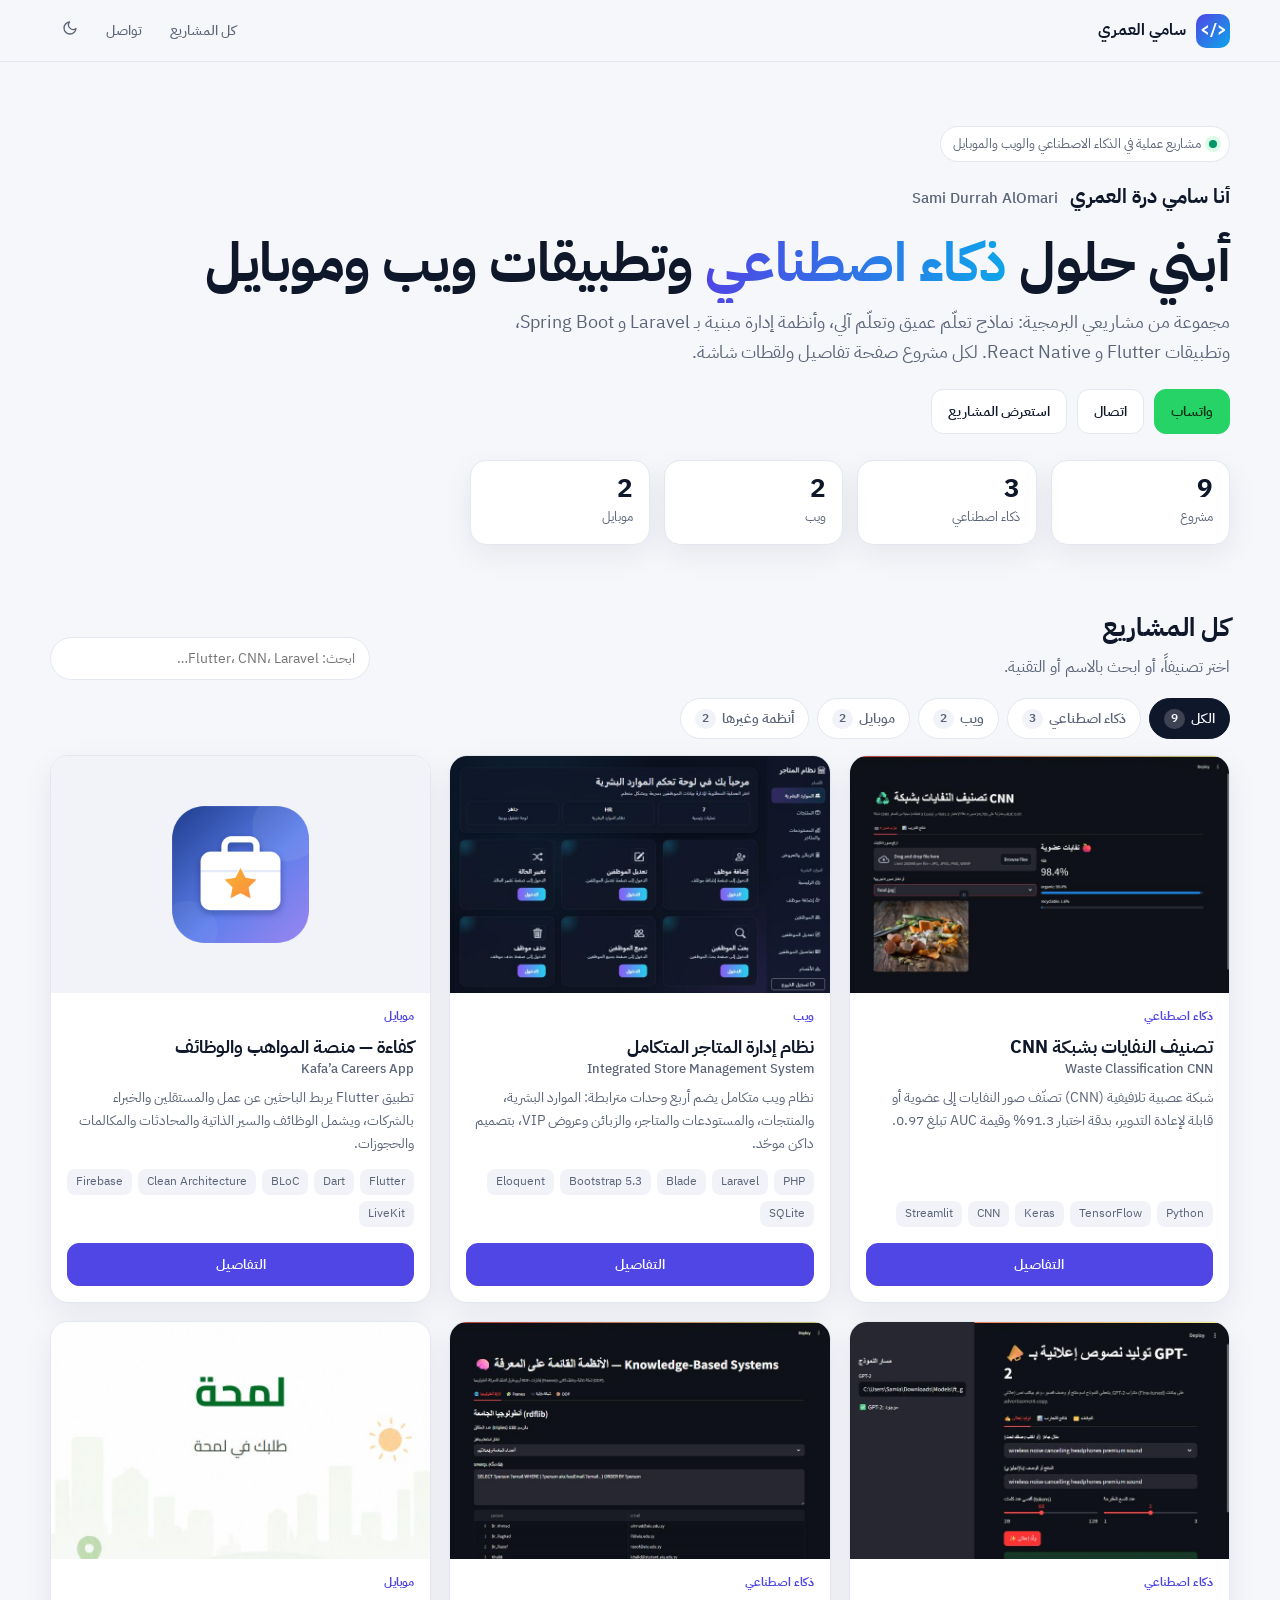
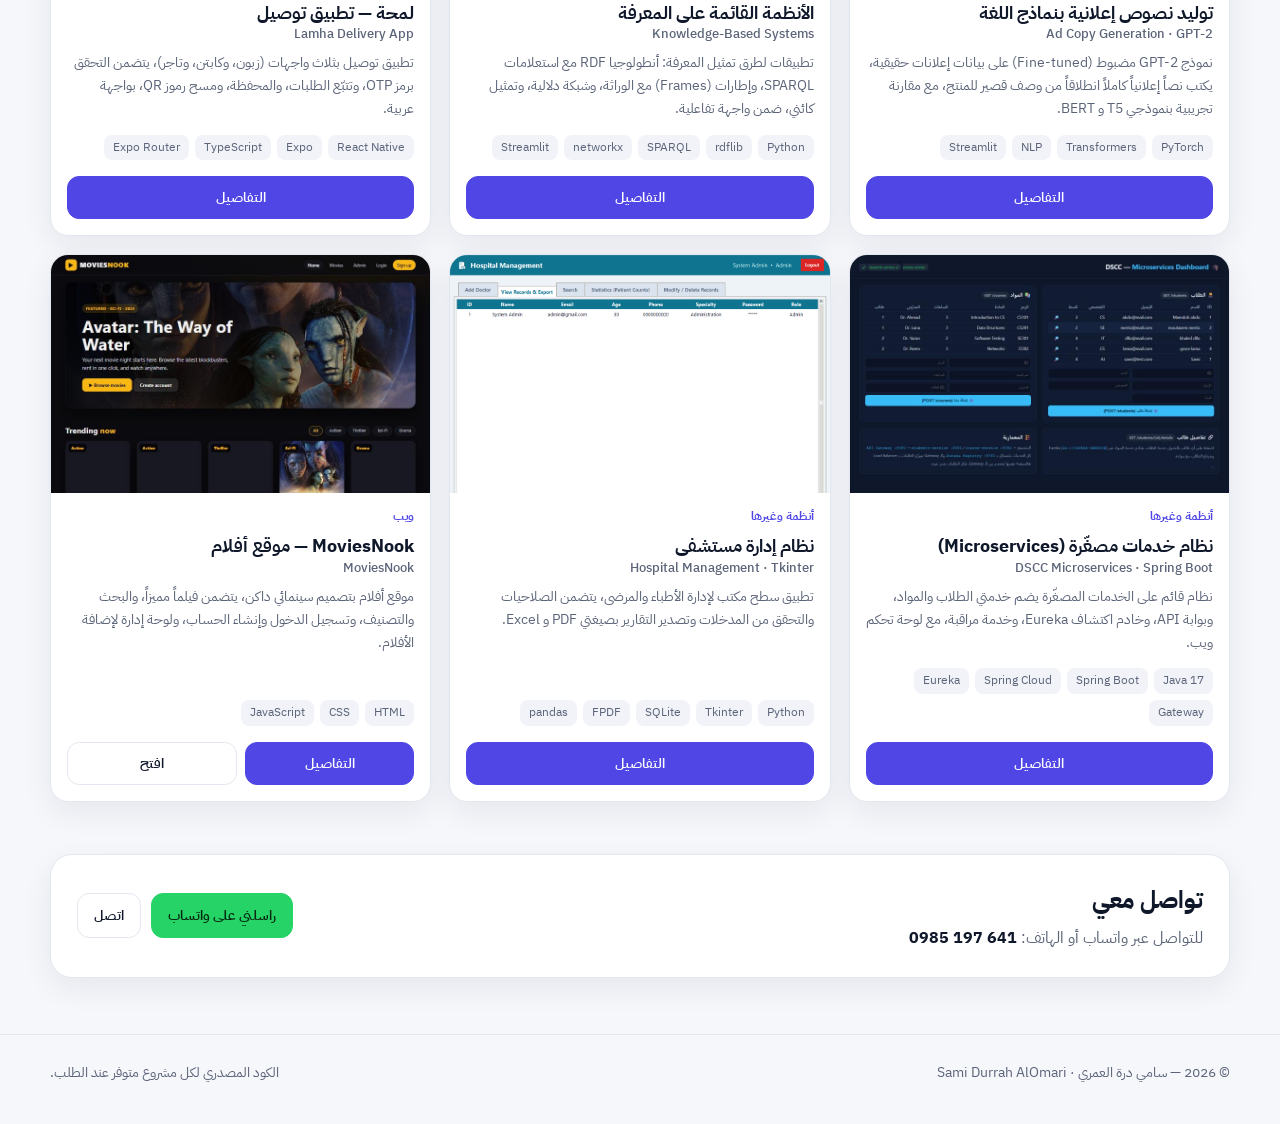
<file: index.html>
<!doctype html>
<html lang="ar" dir="rtl">
<head>
<meta charset="utf-8">
<meta name="viewport" content="width=device-width, initial-scale=1">
<title>سامي درة العمري | Portfolio</title>
<meta name="description" content="معرض مشاريع برمجية: ذكاء اصطناعي، ويب، موبايل، وأنظمة.">
<link href="assets/fonts/fonts.css" rel="stylesheet">
<style>
  :root {
    --bg: #f6f7fb; --surface: #ffffff; --surface-2: #f1f3f9; --line: #e3e7ef;
    --text: #0f172a; --muted: #5b6478; --accent: #4f46e5; --accent-2: #0ea5e9;
    --ok: #059669; --ok-bg: #dcfce7; --warn: #b45309; --warn-bg: #fef3c7; --bad: #be123c; --bad-bg: #ffe4e6;
    --shadow: 0 10px 30px rgba(15, 23, 42, .07); --shadow-lg: 0 24px 60px rgba(15, 23, 42, .16);
    --radius: 18px; color-scheme: light;
  }
  @media (prefers-color-scheme: dark) {
    :root:not([data-theme="light"]) {
      --bg: #0b1020; --surface: #121a2e; --surface-2: #18223a; --line: #24304d;
      --text: #e6eaf3; --muted: #97a3bd; --accent: #8b85ff; --accent-2: #38bdf8;
      --ok: #34d399; --ok-bg: rgba(52,211,153,.12); --warn: #fbbf24; --warn-bg: rgba(251,191,36,.12); --bad: #fb7185; --bad-bg: rgba(251,113,133,.12);
      --shadow: 0 10px 30px rgba(0,0,0,.35); --shadow-lg: 0 24px 60px rgba(0,0,0,.55); color-scheme: dark;
    }
  }
  :root[data-theme="dark"] {
    --bg: #0b1020; --surface: #121a2e; --surface-2: #18223a; --line: #24304d;
    --text: #e6eaf3; --muted: #97a3bd; --accent: #8b85ff; --accent-2: #38bdf8;
    --ok: #34d399; --ok-bg: rgba(52,211,153,.12); --warn: #fbbf24; --warn-bg: rgba(251,191,36,.12); --bad: #fb7185; --bad-bg: rgba(251,113,133,.12);
    --shadow: 0 10px 30px rgba(0,0,0,.35); --shadow-lg: 0 24px 60px rgba(0,0,0,.55); color-scheme: dark;
  }
  * { box-sizing: border-box; }
  html { scroll-behavior: smooth; }
  body { margin: 0; background: var(--bg); color: var(--text); font-family: "IBM Plex Sans Arabic", "Segoe UI", Tahoma, sans-serif; line-height: 1.65; }
  a { color: inherit; }
  img { display: block; max-width: 100%; }
  .wrap { width: min(1180px, 100% - 32px); margin-inline: auto; }

  /* top bar */
  .top { position: sticky; top: 0; z-index: 30; background: color-mix(in srgb, var(--bg) 82%, transparent); backdrop-filter: blur(12px); border-bottom: 1px solid var(--line); }
  .top .wrap { display: flex; align-items: center; justify-content: space-between; gap: 12px; padding: 12px 0; }
  .brand { display: flex; align-items: center; gap: 10px; font-weight: 700; text-decoration: none; }
  .brand .dot { width: 34px; height: 34px; border-radius: 10px; display: grid; place-items: center; color: #fff; background: linear-gradient(135deg, var(--accent), var(--accent-2)); font-size: 16px; }
  .top nav { display: flex; gap: 4px; flex-wrap: wrap; }
  .top nav a, .theme-btn { text-decoration: none; padding: 7px 12px; border-radius: 10px; color: var(--muted); font-size: 14px; font-weight: 500; border: 0; background: none; cursor: pointer; font-family: inherit; }
  .top nav a:hover, .theme-btn:hover { background: var(--surface-2); color: var(--text); }

  /* hero */
  .hero { padding: 64px 0 36px; }
  .hero .eyebrow { display: inline-flex; align-items: center; gap: 8px; padding: 6px 12px; border-radius: 999px; background: var(--surface); border: 1px solid var(--line); color: var(--muted); font-size: 13px; }
  .hero .eyebrow i { width: 8px; height: 8px; border-radius: 50%; background: var(--ok); box-shadow: 0 0 0 4px var(--ok-bg); }
  .hero h1 { font-size: clamp(32px, 5vw, 54px); line-height: 1.2; margin: 18px 0 12px; letter-spacing: -.5px; }
  .hero h1 span { background: linear-gradient(90deg, var(--accent), var(--accent-2)); -webkit-background-clip: text; background-clip: text; color: transparent; }
  .hero p.lead { color: var(--muted); font-size: 18px; max-width: 720px; margin: 0 0 22px; }
  .who { margin: 18px 0 0; font-size: 20px; font-weight: 700; display: flex; flex-wrap: wrap; align-items: baseline; gap: 4px 12px; }
  .who small { color: var(--muted); font-weight: 500; font-size: 15px; direction: ltr; }
  .cta { display: flex; flex-wrap: wrap; gap: 10px; margin: 0 0 26px; }
  .cta a { flex: 0 1 auto; padding: 10px 16px; }
  .btn.wa { background: #25d366; border-color: #25d366; color: #06290f; }
  .btn.wa:hover { filter: brightness(1.05); }
  .contact { background: var(--surface); border: 1px solid var(--line); border-radius: 22px; padding: 26px; box-shadow: var(--shadow); display: flex; flex-wrap: wrap; align-items: center; justify-content: space-between; gap: 18px; }
  .contact h2 { margin: 0 0 4px; font-size: 24px; }
  .contact p { margin: 0; color: var(--muted); }
  .contact .num { direction: ltr; display: inline-block; font-weight: 700; color: var(--text); }
  .stats { display: grid; grid-template-columns: repeat(4, minmax(0, 1fr)); gap: 14px; max-width: 760px; }
  .stat { background: var(--surface); border: 1px solid var(--line); border-radius: 16px; padding: 14px 16px; box-shadow: var(--shadow); }
  .stat b { display: block; font-size: 26px; line-height: 1.1; }
  .stat span { color: var(--muted); font-size: 13px; }

  /* section heads */
  section { padding: 26px 0; }
  .head { display: flex; align-items: end; justify-content: space-between; gap: 16px; flex-wrap: wrap; margin-bottom: 18px; }
  .head h2 { margin: 0; font-size: 26px; }
  .head p { margin: 4px 0 0; color: var(--muted); }


  /* filters */
  .filters { display: flex; gap: 8px; flex-wrap: wrap; }
  .filter { border: 1px solid var(--line); background: var(--surface); color: var(--muted); padding: 8px 14px; border-radius: 999px; cursor: pointer; font: inherit; font-size: 14px; font-weight: 600; display: inline-flex; gap: 6px; align-items: center; }
  .filter small { background: var(--surface-2); border-radius: 999px; padding: 0 7px; font-size: 12px; }
  .filter[aria-pressed="true"] { background: var(--text); color: var(--bg); border-color: var(--text); }
  .filter[aria-pressed="true"] small { background: color-mix(in srgb, var(--bg) 20%, transparent); }
  .search { flex: 1 1 220px; max-width: 320px; }
  .search input { width: 100%; padding: 9px 14px; border-radius: 999px; border: 1px solid var(--line); background: var(--surface); color: var(--text); font: inherit; font-size: 14px; }
  .search input:focus { outline: 2px solid color-mix(in srgb, var(--accent) 40%, transparent); }

  /* grid of cards */
  .grid { display: grid; grid-template-columns: repeat(auto-fill, minmax(290px, 1fr)); gap: 18px; }
  .card { background: var(--surface); border: 1px solid var(--line); border-radius: var(--radius); overflow: hidden; box-shadow: var(--shadow); display: flex; flex-direction: column; transition: transform .2s, box-shadow .2s; }
  .card:hover { transform: translateY(-4px); box-shadow: var(--shadow-lg); }
  .card .shot { aspect-ratio: 16 / 10; background: var(--surface-2); overflow: hidden; border: 0; padding: 0; cursor: pointer; width: 100%; }
  .card .shot img { width: 100%; height: 100%; object-fit: cover; object-position: top; transition: transform .4s; }
  .card .shot.contain img { object-fit: contain; padding: 16px; }
  .card:hover .shot img { transform: scale(1.03); }
  .card .body { padding: 14px 16px 16px; display: flex; flex-direction: column; gap: 8px; flex: 1; }
  .meta { display: flex; align-items: center; justify-content: space-between; gap: 8px; }
  .cat { font-size: 12px; font-weight: 700; color: var(--accent); }
  .status { font-size: 12px; font-weight: 700; padding: 3px 9px; border-radius: 999px; white-space: nowrap; }
  .status.ok { color: var(--ok); background: var(--ok-bg); }
  .status.partial { color: var(--warn); background: var(--warn-bg); }
  .status.no { color: var(--bad); background: var(--bad-bg); }
  .card h3 { margin: 0; font-size: 17.5px; line-height: 1.4; }
  .card h3 small { display: block; color: var(--muted); font-weight: 500; font-size: 13px; direction: ltr; text-align: right; }
  .card p { margin: 0; color: var(--muted); font-size: 14px; }
  .tags { display: flex; flex-wrap: wrap; gap: 6px; margin-top: auto; padding-top: 6px; }
  .tag { font-size: 12px; padding: 3px 9px; border-radius: 8px; background: var(--surface-2); color: var(--muted); direction: ltr; }
  .actions { display: flex; gap: 8px; padding: 0 16px 16px; }
  .btn { flex: 1; display: inline-flex; justify-content: center; align-items: center; gap: 6px; padding: 9px 12px; border-radius: 12px; font: inherit; font-size: 14px; font-weight: 600; text-decoration: none; cursor: pointer; border: 1px solid var(--line); background: var(--surface); color: var(--text); }
  .btn:hover { background: var(--surface-2); }
  .btn.primary { background: var(--accent); border-color: var(--accent); color: #fff; }
  .btn.primary:hover { filter: brightness(1.08); }
  .empty { grid-column: 1 / -1; text-align: center; color: var(--muted); padding: 40px; }

  /* modal */
  dialog { width: min(920px, 100% - 24px); max-height: calc(100vh - 32px); padding: 0; border: 0; border-radius: 22px; background: var(--surface); color: var(--text); box-shadow: var(--shadow-lg); }
  dialog::backdrop { background: rgba(8, 12, 24, .6); backdrop-filter: blur(4px); }
  .m-head { position: sticky; top: 0; z-index: 2; display: flex; align-items: start; justify-content: space-between; gap: 12px; padding: 18px 22px; background: var(--surface); border-bottom: 1px solid var(--line); }
  .m-head h3 { margin: 0; font-size: 22px; }
  .m-head h3 small { display: block; font-size: 14px; color: var(--muted); font-weight: 500; direction: ltr; text-align: right; }
  .close { border: 1px solid var(--line); background: var(--surface-2); color: var(--text); width: 38px; height: 38px; border-radius: 12px; cursor: pointer; font-size: 18px; flex: none; }
  .m-body { padding: 18px 22px 24px; display: grid; gap: 18px; }
  .gallery { display: grid; grid-template-columns: repeat(auto-fit, minmax(240px, 1fr)); gap: 12px; }
  .gallery img { width: 100%; border-radius: 14px; border: 1px solid var(--line); background: var(--surface-2); }
  .m-body h4 { margin: 0 0 6px; font-size: 16px; }
  .m-body ul { margin: 0; padding-inline-start: 20px; color: var(--muted); }
  .m-body ul li { margin: 3px 0; }
  .note { border-radius: 14px; padding: 12px 14px; font-size: 14px; }
  .note.ok { background: var(--ok-bg); color: var(--ok); }
  .note.partial { background: var(--warn-bg); color: var(--warn); }
  .note.no { background: var(--bad-bg); color: var(--bad); }
  .cmd { display: flex; align-items: center; gap: 8px; direction: ltr; background: #0b1020; color: #e6eaf3; border-radius: 12px; padding: 10px 12px; font-family: Consolas, "Cascadia Mono", monospace; font-size: 13.5px; overflow-x: auto; }
  .cmd code { flex: 1; white-space: nowrap; }
  .copy { border: 1px solid #2c3757; background: #18223a; color: #e6eaf3; border-radius: 8px; padding: 4px 10px; cursor: pointer; font-family: inherit; font-size: 12px; }
  .m-links { display: flex; gap: 10px; flex-wrap: wrap; }
  .m-links .btn { flex: 0 1 auto; }

  footer { border-top: 1px solid var(--line); margin-top: 30px; padding: 26px 0 40px; color: var(--muted); font-size: 14px; }
  footer .wrap { display: flex; justify-content: space-between; gap: 12px; flex-wrap: wrap; }

  @media (max-width: 860px) {
    .stats { grid-template-columns: repeat(2, minmax(0, 1fr)); }
  }
  @media (max-width: 560px) {
    .top nav a.hide-sm { display: none; }
    .hero { padding-top: 40px; }
    .hero p.lead { font-size: 16px; }
    .grid { grid-template-columns: 1fr; }
    .search { max-width: none; }
  }
</style>
</head>
<body>
  <header class="top">
    <div class="wrap">
      <a class="brand" href="#"><span class="dot">&lt;/&gt;</span><span>سامي العمري</span></a>
      <nav>
        <a href="#projects">كل المشاريع</a>
        <a href="#contact">تواصل</a>
        <button class="theme-btn" id="theme" type="button" aria-label="تبديل الوضع الليلي"><svg width="16" height="16" viewBox="0 0 24 24" fill="none" stroke="currentColor" stroke-width="2" stroke-linecap="round" stroke-linejoin="round" aria-hidden="true"><path d="M21 12.8A9 9 0 1 1 11.2 3a7 7 0 0 0 9.8 9.8z"/></svg></button>
      </nav>
    </div>
  </header>

  <main class="wrap">
    <section class="hero">
      <span class="eyebrow"><i></i> مشاريع عملية في الذكاء الاصطناعي والويب والموبايل</span>
      <p class="who">أنا سامي درة العمري <small>Sami Durrah AlOmari</small></p>
      <h1>أبني حلول <span>ذكاء اصطناعي</span> وتطبيقات ويب وموبايل</h1>
      <p class="lead">مجموعة من مشاريعي البرمجية: نماذج تعلّم عميق وتعلّم آلي، وأنظمة إدارة مبنية بـ Laravel و Spring Boot، وتطبيقات Flutter و React Native. لكل مشروع صفحة تفاصيل ولقطات شاشة.</p>
      <div class="cta">
        <a class="btn wa" href="https://wa.me/963985197641" target="_blank" rel="noopener">واتساب</a>
        <a class="btn" href="tel:+963985197641">اتصال</a>
        <a class="btn" href="#projects">استعرض المشاريع</a>
      </div>
      <div class="stats" id="stats"></div>
    </section>

    <section id="projects">
      <div class="head">
        <div><h2>كل المشاريع</h2><p>اختر تصنيفاً، أو ابحث بالاسم أو التقنية.</p></div>
        <div class="search"><input id="q" type="search" placeholder="ابحث: Flutter، CNN، Laravel…" aria-label="بحث"></div>
      </div>
      <div class="filters" id="filters" role="group" aria-label="تصنيفات"></div>
      <div style="height:16px"></div>
      <div class="grid" id="grid"></div>
    </section>

    <section id="contact">
      <div class="contact">
        <div>
          <h2>تواصل معي</h2>
          <p>للتواصل عبر واتساب أو الهاتف: <span class="num">0985 197 641</span></p>
        </div>
        <div class="cta" style="margin:0">
          <a class="btn wa" href="https://wa.me/963985197641" target="_blank" rel="noopener">راسلني على واتساب</a>
          <a class="btn" href="tel:+963985197641">اتصل</a>
        </div>
      </div>
    </section>
  </main>

  <footer>
    <div class="wrap">
      <span>© 2026 — سامي درة العمري · Sami Durrah AlOmari</span>
      <span>الكود المصدري لكل مشروع متوفر عند الطلب.</span>
    </div>
  </footer>

  <dialog id="modal" aria-labelledby="mTitle">
    <div class="m-head">
      <h3 id="mTitle"></h3>
      <button class="close" type="button" aria-label="إغلاق" onclick="document.getElementById('modal').close()">×</button>
    </div>
    <div class="m-body" id="mBody"></div>
  </dialog>

<script>
const CATS = { ai: "ذكاء اصطناعي", web: "ويب", mobile: "موبايل", other: "أنظمة وغيرها" };
const STATUS = { ok: "شغّال", partial: "يعمل جزئياً", no: "يحتاج إعداد" };

const PROJECTS = [
  {
    id: "waste", dir: "NN-Waste-Classification", cat: "ai", status: "ok",
    title: "تصنيف النفايات بشبكة CNN", en: "Waste Classification CNN",
    short: "شبكة عصبية تلافيفية (CNN) تصنّف صور النفايات إلى عضوية أو قابلة لإعادة التدوير، بدقة اختبار 91.3% وقيمة AUC تبلغ 0.97.",
    tags: ["Python", "TensorFlow", "Keras", "CNN", "Streamlit"],
    shots: ["screenshots/ui.jpg", "screenshots/waste_2.png"],
    points: ["تدريب على 24,705 صورة موزعة على صنفين خلال 20 دورة تدريب", "تقييم باستخدام مصفوفة الالتباس ومنحنى ROC", "واجهة Streamlit تتيح رفع صورة والحصول على التصنيف ونسبة الثقة باستخدام النموذج المدرّب"],
  },
  {
    id: "storemgmt", dir: "Store-Management-System", cat: "web", status: "ok",
    title: "نظام إدارة المتاجر المتكامل", en: "Integrated Store Management System",
    short: "نظام ويب متكامل يضم أربع وحدات مترابطة: الموارد البشرية، والمنتجات، والمستودعات والمتاجر، والزبائن وعروض VIP، بتصميم داكن موحّد.",
    tags: ["PHP", "Laravel", "Blade", "Bootstrap 5.3", "Eloquent", "SQLite"],
    shots: ["screenshots/hr-dashboard.jpg", "screenshots/products.jpg", "screenshots/warehouses.jpg", "screenshots/customers.jpg"],
    points: ["ربط المنتجات بالمستودعات والمتاجر بعلاقات كثير لكثير، ولكل مستودع مدير من الموظفين", "صلاحيات مدير وموظف عبر Middleware، وتسجيل دخول قائم على الجلسات", "قالب موحّد وشريط جانبي للتنقل بين الوحدات الأربع", "Migrations و Seeders مع بيانات تجريبية واقعية"],
  },
  {
    id: "kafaa", dir: "Kafaa-Careers-App", cat: "mobile", status: "no",
    title: "كفاءة — منصة المواهب والوظائف", en: "Kafa’a Careers App",
    short: "تطبيق Flutter يربط الباحثين عن عمل والمستقلين والخبراء بالشركات، ويشمل الوظائف والسير الذاتية والمحادثات والمكالمات والحجوزات.",
    tags: ["Flutter", "Dart", "BLoC", "Clean Architecture", "Firebase", "LiveKit"],
    shots: ["screenshots/icon.png", "screenshots/brand.png"], contain: true,
    points: ["أكثر من 450 ملف Dart مبنية وفق معمارية Clean Architecture ونمط BLoC", "اختبارات وحدات وتكامل باستخدام mocktail و bloc_test", "إشعارات عبر Firebase ومكالمات صوت وفيديو عبر LiveKit"],
  },
  {
    id: "adtext", dir: "Ad-Text-Generation-NLP", cat: "ai", status: "ok",
    title: "توليد نصوص إعلانية بنماذج اللغة", en: "Ad Copy Generation · GPT-2",
    short: "نموذج GPT-2 مضبوط (Fine-tuned) على بيانات إعلانات حقيقية، يكتب نصاً إعلانياً كاملاً انطلاقاً من وصف قصير للمنتج، مع مقارنة تجريبية بنموذجي T5 و BERT.",
    tags: ["PyTorch", "Transformers", "NLP", "Streamlit"],
    shots: ["screenshots/ui.jpg", "screenshots/exp1_1.png"],
    points: ["خط معالجة نصوص متكامل (تنظيف، و Lemmatization، ومعالجة الرموز التعبيرية)", "مقارنة GPT-2 و T5 و BERT بمقاييس ROUGE و BLEU و BERTScore", "واجهة Streamlit تولّد حتى ثلاث صيغ إعلانية من وصف واحد"],
  },
  {
    id: "kbs", dir: "Knowledge-Based-Systems", cat: "ai", status: "ok",
    title: "الأنظمة القائمة على المعرفة", en: "Knowledge-Based Systems",
    short: "تطبيقات لطرق تمثيل المعرفة: أنطولوجيا RDF مع استعلامات SPARQL، وإطارات (Frames) مع الوراثة، وشبكة دلالية، وتمثيل كائني، ضمن واجهة تفاعلية.",
    tags: ["Python", "rdflib", "SPARQL", "networkx", "Streamlit"],
    shots: ["screenshots/ui.jpg"],
    points: ["ستة استعلامات جاهزة، منها استدلال RDFS عبر subClassOf", "استعراض الإطارات وما ترثه من الإطار الأب", "رسم تفاعلي للشبكة الدلالية"],
  },
  {
    id: "lamha", dir: "Lamha-Delivery-App", cat: "mobile", status: "ok",
    title: "لمحة — تطبيق توصيل", en: "Lamha Delivery App",
    short: "تطبيق توصيل بثلاث واجهات (زبون، وكابتن، وتاجر)، يتضمن التحقق برمز OTP، وتتبّع الطلبات، والمحفظة، ومسح رموز QR، بواجهة عربية.",
    tags: ["React Native", "Expo", "TypeScript", "Expo Router"],
    shots: ["screenshots/ui.jpg"], phone: true,
    points: ["توجيه قائم على الملفات (Expo Router) لكل دور", "تسجيل الكابتن على ثلاث مراحل", "يعمل على الأجهزة المحمولة وعلى الويب"],
  },
  {
    id: "dscc", dir: "DSCC-Microservices", cat: "other", status: "ok",
    title: "نظام خدمات مصغّرة (Microservices)", en: "DSCC Microservices · Spring Boot",
    short: "نظام قائم على الخدمات المصغّرة يضم خدمتي الطلاب والمواد، وبوابة API، وخادم اكتشاف Eureka، وخدمة مراقبة، مع لوحة تحكم ويب.",
    tags: ["Java 17", "Spring Boot", "Spring Cloud", "Eureka", "Gateway"],
    shots: ["screenshots/ui.jpg"],
    points: ["اتصال بين الخدمات عبر Load Balancer و Eureka", "توجيه الطلبات من خلال Spring Cloud Gateway", "لوحة تحكم لإضافة البيانات وعرضها واستعراض التفاصيل"],
  },
  {
    id: "hospital", dir: "Hospital-Management-System", cat: "other", status: "ok",
    title: "نظام إدارة مستشفى", en: "Hospital Management · Tkinter",
    short: "تطبيق سطح مكتب لإدارة الأطباء والمرضى، يتضمن الصلاحيات والتحقق من المدخلات وتصدير التقارير بصيغتي PDF و Excel.",
    tags: ["Python", "Tkinter", "SQLite", "FPDF", "pandas"],
    shots: ["screenshots/main.png", "screenshots/login.png"],
    points: ["دوران للمستخدم (مدير وطبيب) مع حد أقصى لعدد المرضى لكل طبيب", "بحث وإحصائيات وتعديل وحذف للسجلات", "تصدير التقارير إلى PDF و Excel"],
  },
  {
    id: "movies", dir: "Movies-Website", cat: "web", status: "ok",
    title: "MoviesNook — موقع أفلام", en: "MoviesNook",
    short: "موقع أفلام بتصميم سينمائي داكن، يتضمن فيلماً مميزاً، والبحث والتصنيف، وتسجيل الدخول وإنشاء الحساب، ولوحة إدارة لإضافة الأفلام.",
    tags: ["HTML", "CSS", "JavaScript"],
    shots: ["screenshots/ui.jpg", "screenshots/grid.jpg", "screenshots/mobile.jpg"],
    points: ["تصميم متجاوب مع شاشات الهواتف", "تصفية حسب التصنيف وبحث بالاسم", "لوحة إدارة تحفظ الأفلام باستخدام localStorage"],
    live: "Movies-Website/index.html",
  },
];

const $ = (s) => document.querySelector(s);
const esc = (v) => String(v ?? "").replace(/[&<>"']/g, (c) => ({ "&": "&amp;", "<": "&lt;", ">": "&gt;", '"': "&quot;", "'": "&#39;" }[c]));
const shot = (p, i = 0) => `${p.dir}/${p.shots[i]}`;

// stats
const count = (cat) => PROJECTS.filter((p) => p.cat === cat).length;
$("#stats").innerHTML = [
  [PROJECTS.length, "مشروع"], [count("ai"), "ذكاء اصطناعي"], [count("web"), "ويب"],
  [count("mobile"), "موبايل"],
].map(([n, l]) => `<div class="stat"><b>${n}</b><span>${l}</span></div>`).join("");

// filters
let current = "all";
const filterDefs = [["all", "الكل", PROJECTS.length], ...Object.entries(CATS).map(([k, v]) => [k, v, count(k)])];
$("#filters").innerHTML = filterDefs.map(([k, l, n]) =>
  `<button class="filter" type="button" data-cat="${k}" aria-pressed="${k === "all"}">${l} <small>${n}</small></button>`).join("");
$("#filters").addEventListener("click", (e) => {
  const b = e.target.closest(".filter"); if (!b) return;
  current = b.dataset.cat;
  document.querySelectorAll(".filter").forEach((x) => x.setAttribute("aria-pressed", x === b));
  render();
});
$("#q").addEventListener("input", render);

function card(p) {
  return `
  <article class="card">
    <button class="shot${p.contain ? " contain" : ""}" type="button" data-id="${p.id}" aria-label="تفاصيل ${esc(p.title)}">
      <img src="${esc(shot(p))}" alt="${esc(p.title)}" loading="lazy">
    </button>
    <div class="body">
      <div class="meta"><span class="cat">${CATS[p.cat]}</span></div>
      <h3>${esc(p.title)}<small>${esc(p.en)}</small></h3>
      <p>${esc(p.short)}</p>
      <div class="tags">${p.tags.map((t) => `<span class="tag">${esc(t)}</span>`).join("")}</div>
    </div>
    <div class="actions">
      <button class="btn primary" type="button" data-id="${p.id}">التفاصيل</button>
      ${p.live ? `<a class="btn" href="${esc(p.live)}" target="_blank" rel="noopener">افتح</a>` : ""}
    </div>
  </article>`;
}

function render() {
  const q = $("#q").value.trim().toLowerCase();
  const list = PROJECTS.filter((p) => (current === "all" || p.cat === current) &&
    (!q || [p.title, p.en, p.short, ...p.tags].join(" ").toLowerCase().includes(q)));
  $("#grid").innerHTML = list.length ? list.map(card).join("") : `<p class="empty">لا توجد نتائج.</p>`;
}
render();

// modal
document.addEventListener("click", (e) => {
  const t = e.target.closest("[data-id]"); if (!t || t.closest("dialog")) return;
  open(PROJECTS.find((p) => p.id === t.dataset.id));
});
function open(p) {
  $("#mTitle").innerHTML = `${esc(p.title)}<small>${esc(p.en)}</small>`;
  $("#mBody").innerHTML = `
    <div class="gallery">${p.shots.map((s, i) => `<img src="${esc(shot(p, i))}" alt="" loading="lazy" style="${p.contain ? "object-fit:contain;padding:14px" : ""}${p.phone ? ";max-width:320px" : ""}">`).join("")}</div>
    <div><h4>عن المشروع</h4><p style="margin:0;color:var(--muted)">${esc(p.short)}</p></div>
    <div><h4>أبرز النقاط</h4><ul>${p.points.map((x) => `<li>${esc(x)}</li>`).join("")}</ul></div>
    <div><h4>التقنيات</h4><div class="tags">${p.tags.map((t) => `<span class="tag">${esc(t)}</span>`).join("")}</div></div>
    <div class="m-links">
      ${p.live ? `<a class="btn primary" href="${esc(p.live)}" target="_blank" rel="noopener">افتح المشروع</a>` : ""}
    </div>`;
  const dlg = $("#modal");
  dlg.showModal(); dlg.scrollTop = 0;
}
$("#modal").addEventListener("click", (e) => {
  if (e.target.id === "modal") e.target.close();                  // click on backdrop
  const c = e.target.closest(".copy"); if (!c) return;
  navigator.clipboard?.writeText(c.dataset.copy).then(() => { c.textContent = "تم النسخ"; setTimeout(() => (c.textContent = "نسخ"), 1400); })
    .catch(() => { c.textContent = "انسخ يدوياً"; });
});

// theme toggle (remembered per browser)
const root = document.documentElement;
try { const saved = localStorage.getItem("pf-theme"); if (saved) root.dataset.theme = saved; } catch {}
$("#theme").addEventListener("click", () => {
  const dark = root.dataset.theme ? root.dataset.theme === "dark" : matchMedia("(prefers-color-scheme: dark)").matches;
  root.dataset.theme = dark ? "light" : "dark";
  try { localStorage.setItem("pf-theme", root.dataset.theme); } catch {}
});
</script>
</body>
</html>
</file>
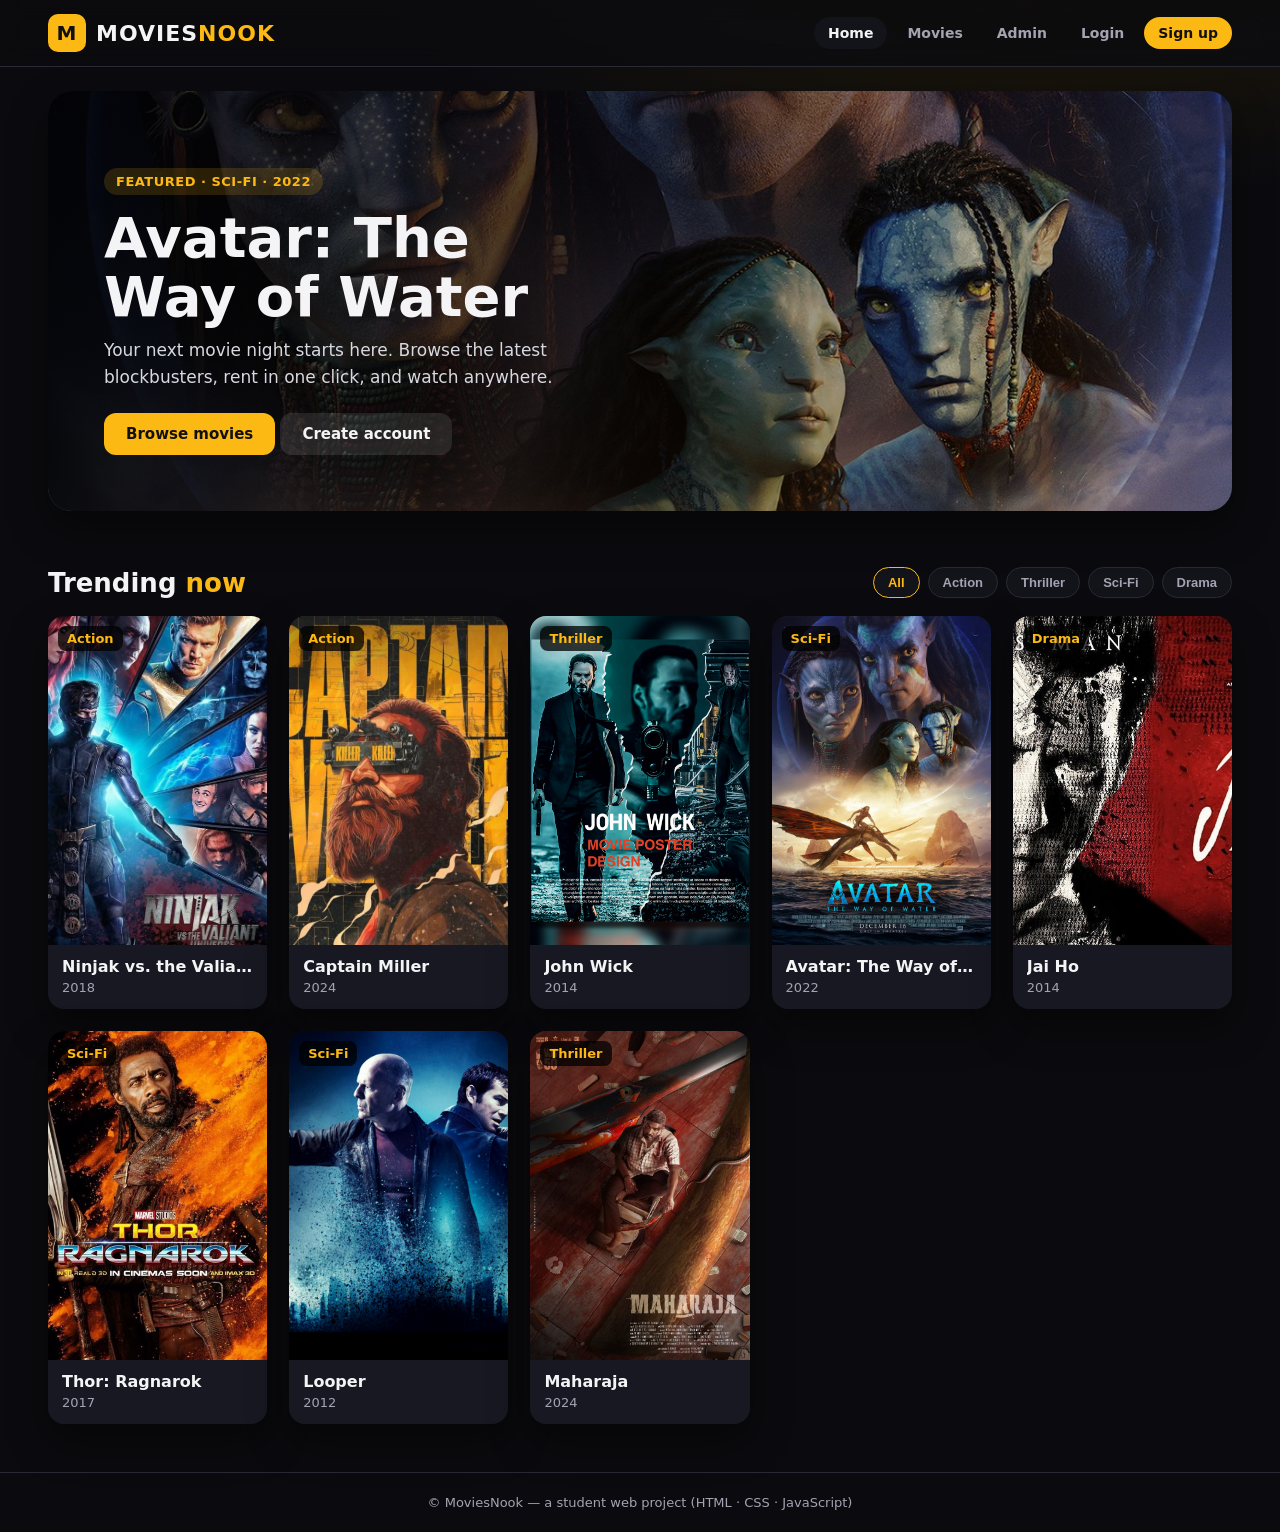
<file: Movies-Website/index.html>
<!DOCTYPE html>
<html lang="en">
  <head>
    <meta charset="UTF-8" />
    <meta name="viewport" content="width=device-width, initial-scale=1.0" />
    <link rel="icon" href="assets/logo/logo.png" />
    <link rel="stylesheet" href="assets/style.css" />
    <title>MoviesNook — Home</title>
  </head>
  <body>
    <header class="nav">
      <a class="logo" href="index.html"><span class="mark">M</span><span>MOVIES<span class="nook">NOOK</span></span></a>
      <nav class="nav-links">
        <a class="active" href="index.html">Home</a>
        <a href="pages/movies.html">Movies</a>
        <a href="pages/admin.html">Admin</a>
        <a href="pages/login.html">Login</a>
        <a class="cta" href="pages/signup.html">Sign up</a>
      </nav>
    </header>

    <section class="hero">
      <img class="bg" src="assets/posters/avatar-the-way-of-water.jpg" alt="Avatar: The Way of Water" />
      <div class="content">
        <span class="badge">FEATURED · SCI-FI · 2022</span>
        <h1>Avatar: The Way of Water</h1>
        <p>Your next movie night starts here. Browse the latest blockbusters, rent in one click, and watch anywhere.</p>
        <a class="btn" href="pages/movies.html">Browse movies</a>
        <a class="btn ghost" href="pages/signup.html">Create account</a>
      </div>
    </section>

    <main class="section">
      <div class="section-head">
        <h2>Trending <span>now</span></h2>
        <div class="chips" id="chips"></div>
      </div>
      <div class="grid" id="grid"></div>
    </main>

    <footer>© MoviesNook — a student web project (HTML · CSS · JavaScript)</footer>

    <script src="assets/movies.js"></script>
    <script>setupFilters(document.getElementById("chips"), document.getElementById("grid"), false);</script>
  </body>
</html>
</file>
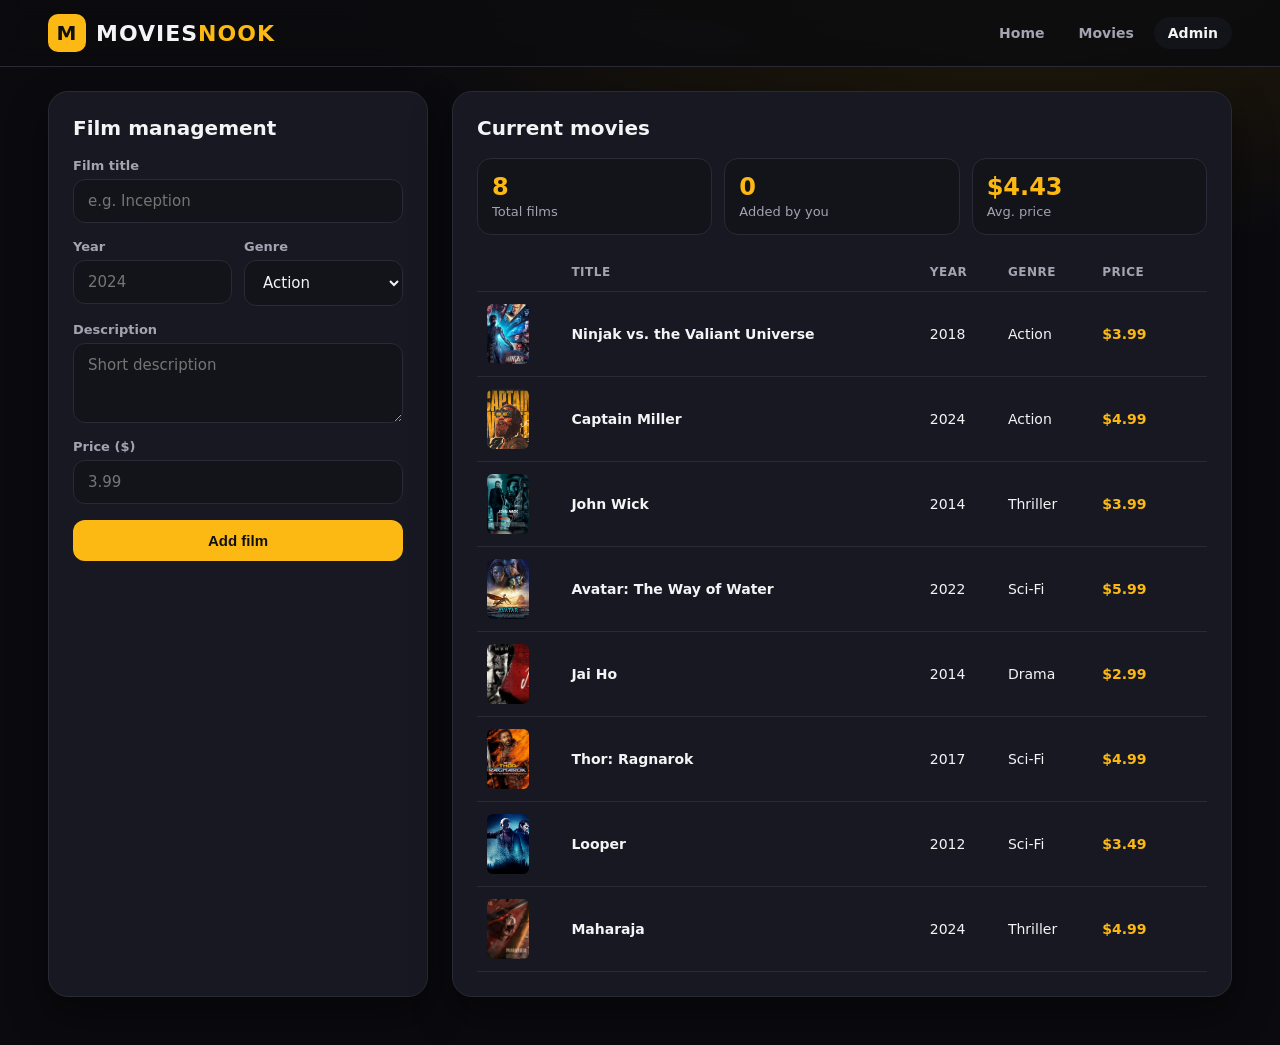
<file: Movies-Website/pages/admin.html>
<!DOCTYPE html>
<html lang="en">
  <head>
    <meta charset="UTF-8" />
    <meta name="viewport" content="width=device-width, initial-scale=1.0" />
    <link rel="icon" href="../assets/logo/logo.png" />
    <link rel="stylesheet" href="../assets/style.css" />
    <title>MoviesNook — Admin</title>
  </head>
  <body>
    <header class="nav">
      <a class="logo" href="../index.html"><span class="mark">M</span><span>MOVIES<span class="nook">NOOK</span></span></a>
      <nav class="nav-links">
        <a href="../index.html">Home</a>
        <a href="movies.html">Movies</a>
        <a class="active" href="admin.html">Admin</a>
      </nav>
    </header>

    <div class="admin">
      <form class="panel" id="form">
        <h2>Film management</h2>
        <div class="field"><label for="title">Film title</label><input id="title" required placeholder="e.g. Inception" /></div>
        <div class="two">
          <div class="field"><label for="year">Year</label><input id="year" type="number" min="1900" max="2100" required placeholder="2024" /></div>
          <div class="field"><label for="genre">Genre</label>
            <select id="genre"><option>Action</option><option>Drama</option><option>Sci-Fi</option><option>Thriller</option><option>Comedy</option></select>
          </div>
        </div>
        <div class="field"><label for="desc">Description</label><textarea id="desc" rows="3" placeholder="Short description"></textarea></div>
        <div class="field"><label for="price">Price ($)</label><input id="price" type="number" step="0.01" min="0" required placeholder="3.99" /></div>
        <button class="btn block" type="submit">Add film</button>
        <div class="msg" id="msg"></div>
      </form>

      <section class="panel">
        <h2>Current movies</h2>
        <div class="stats">
          <div class="stat"><b id="s-total">0</b><span>Total films</span></div>
          <div class="stat"><b id="s-custom">0</b><span>Added by you</span></div>
          <div class="stat"><b id="s-avg">$0</b><span>Avg. price</span></div>
        </div>
        <div style="overflow-x:auto">
          <table>
            <thead><tr><th></th><th>Title</th><th>Year</th><th>Genre</th><th>Price</th><th></th></tr></thead>
            <tbody id="rows"></tbody>
          </table>
        </div>
      </section>
    </div>

    <script src="../assets/movies.js"></script>
    <script>
      const rows = document.getElementById("rows");
      function refresh() {
        const list = allMovies(), custom = loadCustom();
        rows.innerHTML = list.map((m) => `
          <tr>
            <td><img class="thumb" src="${esc(posterSrc(m))}" alt=""></td>
            <td><b>${esc(m.title)}</b></td><td>${esc(m.year)}</td><td>${esc(m.genre)}</td>
            <td class="price">$${esc(Number(m.price).toFixed(2))}</td>
            <td>${custom.some((c) => c.id === m.id) ? `<button class="del" data-id="${esc(m.id)}">Delete</button>` : ""}</td>
          </tr>`).join("");
        document.getElementById("s-total").textContent = list.length;
        document.getElementById("s-custom").textContent = custom.length;
        document.getElementById("s-avg").textContent = "$" + (list.reduce((s, m) => s + Number(m.price), 0) / list.length).toFixed(2);
      }
      document.getElementById("form").addEventListener("submit", (e) => {
        e.preventDefault();
        const f = e.target, msg = document.getElementById("msg");
        if (!f.checkValidity()) { msg.className = "msg show err"; msg.textContent = "Title, year and price are required."; return; }
        const custom = loadCustom();
        custom.push({ id: "c" + Date.now(), title: f.title.value.trim(), year: Number(f.year.value), genre: f.genre.value, price: Number(f.price.value), desc: f.desc.value.trim() });
        saveCustom(custom); f.reset(); refresh();
        msg.className = "msg show"; msg.textContent = "Film added — it now appears on the Home and Movies pages.";
      });
      rows.addEventListener("click", (e) => {
        const b = e.target.closest(".del"); if (!b) return;
        saveCustom(loadCustom().filter((m) => m.id !== b.dataset.id)); refresh();
      });
      refresh();
    </script>
  </body>
</html>
</file>
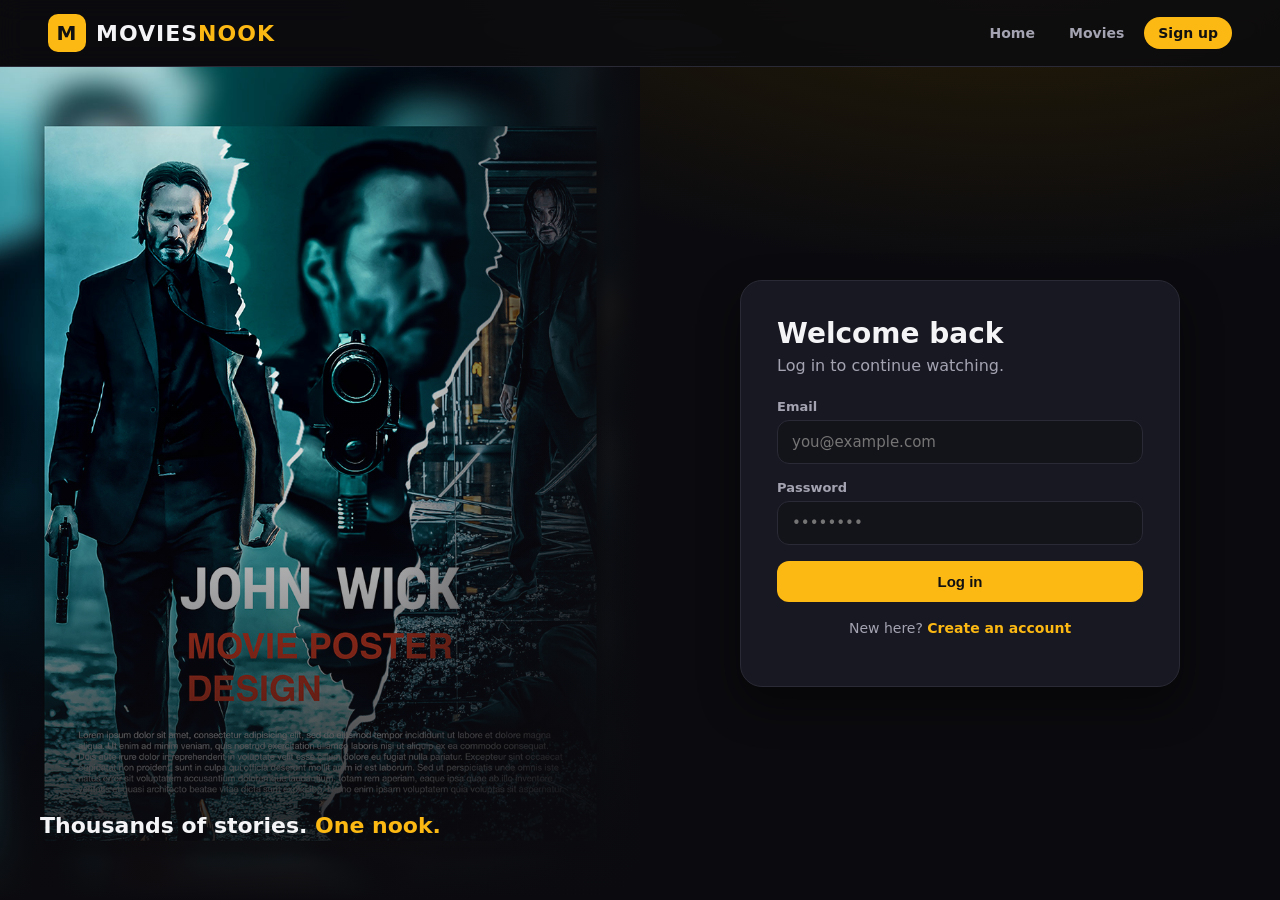
<file: Movies-Website/pages/login.html>
<!DOCTYPE html>
<html lang="en">
  <head>
    <meta charset="UTF-8" />
    <meta name="viewport" content="width=device-width, initial-scale=1.0" />
    <link rel="icon" href="../assets/logo/logo.png" />
    <link rel="stylesheet" href="../assets/style.css" />
    <title>MoviesNook — Login</title>
  </head>
  <body>
    <header class="nav">
      <a class="logo" href="../index.html"><span class="mark">M</span><span>MOVIES<span class="nook">NOOK</span></span></a>
      <nav class="nav-links">
        <a href="../index.html">Home</a>
        <a href="movies.html">Movies</a>
        <a class="cta" href="signup.html">Sign up</a>
      </nav>
    </header>

    <div class="auth-wrap">
      <div class="auth-art">
        <img src="../assets/posters/john-wick.jpg" alt="" />
        <p class="quote">Thousands of stories. <span>One nook.</span></p>
      </div>
      <form class="auth-card" id="form" novalidate>
        <h1>Welcome back</h1>
        <p class="sub">Log in to continue watching.</p>
        <div class="field">
          <label for="email">Email</label>
          <input id="email" type="email" placeholder="you@example.com" required />
        </div>
        <div class="field">
          <label for="password">Password</label>
          <input id="password" type="password" placeholder="••••••••" minlength="6" required />
        </div>
        <button class="btn block" type="submit">Log in</button>
        <div class="msg" id="msg"></div>
        <p class="foot">New here? <a href="signup.html">Create an account</a></p>
      </form>
    </div>

    <script>
      // Front-end only demo: validates the form, there is no real backend.
      document.getElementById("form").addEventListener("submit", (e) => {
        e.preventDefault();
        const msg = document.getElementById("msg");
        const ok = e.target.checkValidity();
        msg.className = "msg show" + (ok ? "" : " err");
        msg.textContent = ok ? "Logged in (demo) — redirecting…" : "Please enter a valid email and a password of at least 6 characters.";
        if (ok) setTimeout(() => (location.href = "movies.html"), 900);
      });
    </script>
  </body>
</html>
</file>
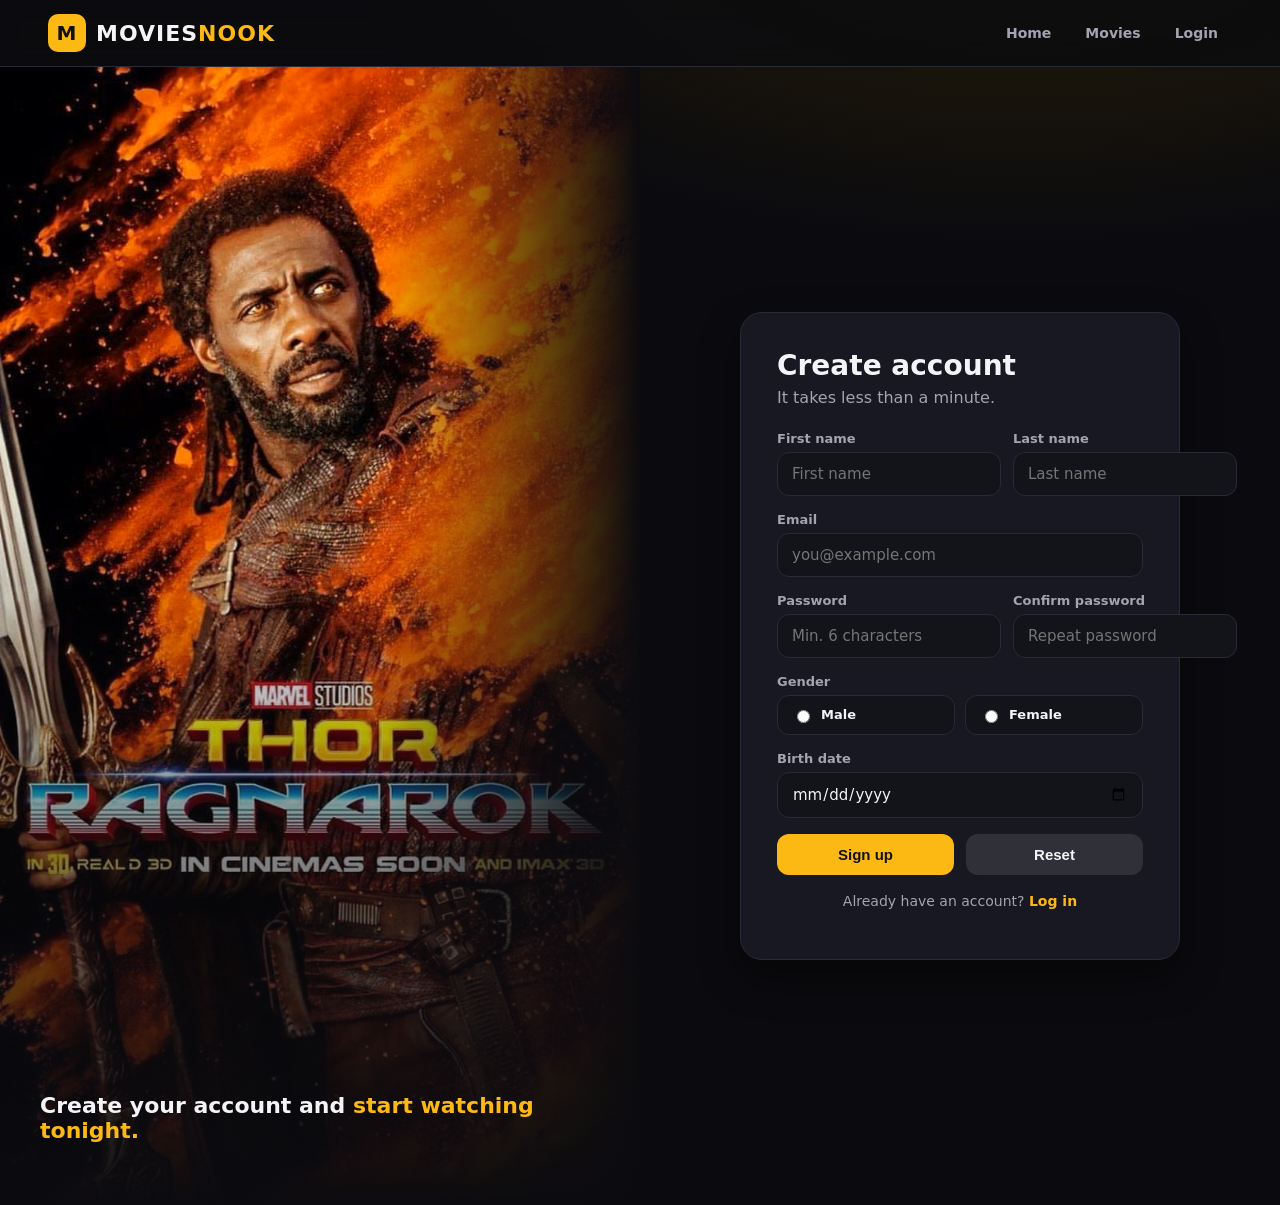
<file: Movies-Website/pages/signup.html>
<!DOCTYPE html>
<html lang="en">
  <head>
    <meta charset="UTF-8" />
    <meta name="viewport" content="width=device-width, initial-scale=1.0" />
    <link rel="icon" href="../assets/logo/logo.png" />
    <link rel="stylesheet" href="../assets/style.css" />
    <title>MoviesNook — Sign up</title>
  </head>
  <body>
    <header class="nav">
      <a class="logo" href="../index.html"><span class="mark">M</span><span>MOVIES<span class="nook">NOOK</span></span></a>
      <nav class="nav-links">
        <a href="../index.html">Home</a>
        <a href="movies.html">Movies</a>
        <a href="login.html">Login</a>
      </nav>
    </header>

    <div class="auth-wrap">
      <div class="auth-art">
        <img src="../assets/posters/thor-ragnarok.jpg" alt="" />
        <p class="quote">Create your account and <span>start watching tonight.</span></p>
      </div>
      <form class="auth-card" id="form" novalidate>
        <h1>Create account</h1>
        <p class="sub">It takes less than a minute.</p>
        <div class="two">
          <div class="field"><label for="fn">First name</label><input id="fn" type="text" placeholder="First name" required /></div>
          <div class="field"><label for="ln">Last name</label><input id="ln" type="text" placeholder="Last name" required /></div>
        </div>
        <div class="field"><label for="email">Email</label><input id="email" type="email" placeholder="you@example.com" required /></div>
        <div class="two">
          <div class="field"><label for="pw">Password</label><input id="pw" type="password" placeholder="Min. 6 characters" minlength="6" required /></div>
          <div class="field"><label for="pw2">Confirm password</label><input id="pw2" type="password" placeholder="Repeat password" required /></div>
        </div>
        <div class="field">
          <label>Gender</label>
          <div class="radio-row">
            <label><input type="radio" name="g1" value="male" required /> Male</label>
            <label><input type="radio" name="g1" value="female" /> Female</label>
          </div>
        </div>
        <div class="field"><label for="bd">Birth date</label><input id="bd" type="date" required /></div>
        <div class="two">
          <button class="btn block" type="submit">Sign up</button>
          <button class="btn ghost block" type="reset">Reset</button>
        </div>
        <div class="msg" id="msg"></div>
        <p class="foot">Already have an account? <a href="login.html">Log in</a></p>
      </form>
    </div>

    <script>
      // Front-end only demo: client-side validation, no backend.
      document.getElementById("form").addEventListener("submit", (e) => {
        e.preventDefault();
        const f = e.target, msg = document.getElementById("msg");
        let err = "";
        if (!f.checkValidity()) err = "Please fill in all fields correctly.";
        else if (f.pw.value !== f.pw2.value) err = "Passwords do not match.";
        msg.className = "msg show" + (err ? " err" : "");
        msg.textContent = err || "Account created (demo) — welcome to MoviesNook!";
        if (!err) setTimeout(() => (location.href = "login.html"), 1100);
      });
    </script>
  </body>
</html>
</file>
<file: assets/fonts/fonts.css>
/* IBM Plex Sans Arabic (SIL Open Font License) - local copy so the portfolio page works offline. */
@font-face { font-family: 'IBM Plex Sans Arabic'; font-style: normal; font-weight: 400; font-display: swap; src: url('ibm-plex-sans-arabic-400-arabic.woff2') format('woff2'); unicode-range: U+0600-06FF, U+0750-077F, U+0870-0891, U+0897-08E1, U+08E3-08FF, U+200C-200E, U+2010-2011, U+204F, U+2E41, U+FB50-FDFF, U+FE70-FE74, U+FE76-FEFC, U+102E0-102FB, U+10E60-10E7E, U+10EC2-10EC7, U+10EC9-10EEE, U+10EF0-10EFF, U+1EE00-1EE03, U+1EE05-1EE1F, U+1EE21-1EE22, U+1EE24, U+1EE27, U+1EE29-1EE32, U+1EE34-1EE37, U+1EE39, U+1EE3B, U+1EE42, U+1EE47, U+1EE49, U+1EE4B, U+1EE4D-1EE4F, U+1EE51-1EE52, U+1EE54, U+1EE57, U+1EE59, U+1EE5B, U+1EE5D, U+1EE5F, U+1EE61-1EE62, U+1EE64, U+1EE67-1EE6A, U+1EE6C-1EE72, U+1EE74-1EE77, U+1EE79-1EE7C, U+1EE7E, U+1EE80-1EE89, U+1EE8B-1EE9B, U+1EEA1-1EEA3, U+1EEA5-1EEA9, U+1EEAB-1EEBB, U+1EEF0-1EEF1; }
@font-face { font-family: 'IBM Plex Sans Arabic'; font-style: normal; font-weight: 400; font-display: swap; src: url('ibm-plex-sans-arabic-400-latin.woff2') format('woff2'); unicode-range: U+0000-00FF, U+0131, U+0152-0153, U+02BB-02BC, U+02C6, U+02DA, U+02DC, U+0304, U+0308, U+0329, U+2000-206F, U+20AC, U+2122, U+2191, U+2193, U+2212, U+2215, U+FEFF, U+FFFD; }
@font-face { font-family: 'IBM Plex Sans Arabic'; font-style: normal; font-weight: 500; font-display: swap; src: url('ibm-plex-sans-arabic-500-arabic.woff2') format('woff2'); unicode-range: U+0600-06FF, U+0750-077F, U+0870-0891, U+0897-08E1, U+08E3-08FF, U+200C-200E, U+2010-2011, U+204F, U+2E41, U+FB50-FDFF, U+FE70-FE74, U+FE76-FEFC, U+102E0-102FB, U+10E60-10E7E, U+10EC2-10EC7, U+10EC9-10EEE, U+10EF0-10EFF, U+1EE00-1EE03, U+1EE05-1EE1F, U+1EE21-1EE22, U+1EE24, U+1EE27, U+1EE29-1EE32, U+1EE34-1EE37, U+1EE39, U+1EE3B, U+1EE42, U+1EE47, U+1EE49, U+1EE4B, U+1EE4D-1EE4F, U+1EE51-1EE52, U+1EE54, U+1EE57, U+1EE59, U+1EE5B, U+1EE5D, U+1EE5F, U+1EE61-1EE62, U+1EE64, U+1EE67-1EE6A, U+1EE6C-1EE72, U+1EE74-1EE77, U+1EE79-1EE7C, U+1EE7E, U+1EE80-1EE89, U+1EE8B-1EE9B, U+1EEA1-1EEA3, U+1EEA5-1EEA9, U+1EEAB-1EEBB, U+1EEF0-1EEF1; }
@font-face { font-family: 'IBM Plex Sans Arabic'; font-style: normal; font-weight: 500; font-display: swap; src: url('ibm-plex-sans-arabic-500-latin.woff2') format('woff2'); unicode-range: U+0000-00FF, U+0131, U+0152-0153, U+02BB-02BC, U+02C6, U+02DA, U+02DC, U+0304, U+0308, U+0329, U+2000-206F, U+20AC, U+2122, U+2191, U+2193, U+2212, U+2215, U+FEFF, U+FFFD; }
@font-face { font-family: 'IBM Plex Sans Arabic'; font-style: normal; font-weight: 600; font-display: swap; src: url('ibm-plex-sans-arabic-600-arabic.woff2') format('woff2'); unicode-range: U+0600-06FF, U+0750-077F, U+0870-0891, U+0897-08E1, U+08E3-08FF, U+200C-200E, U+2010-2011, U+204F, U+2E41, U+FB50-FDFF, U+FE70-FE74, U+FE76-FEFC, U+102E0-102FB, U+10E60-10E7E, U+10EC2-10EC7, U+10EC9-10EEE, U+10EF0-10EFF, U+1EE00-1EE03, U+1EE05-1EE1F, U+1EE21-1EE22, U+1EE24, U+1EE27, U+1EE29-1EE32, U+1EE34-1EE37, U+1EE39, U+1EE3B, U+1EE42, U+1EE47, U+1EE49, U+1EE4B, U+1EE4D-1EE4F, U+1EE51-1EE52, U+1EE54, U+1EE57, U+1EE59, U+1EE5B, U+1EE5D, U+1EE5F, U+1EE61-1EE62, U+1EE64, U+1EE67-1EE6A, U+1EE6C-1EE72, U+1EE74-1EE77, U+1EE79-1EE7C, U+1EE7E, U+1EE80-1EE89, U+1EE8B-1EE9B, U+1EEA1-1EEA3, U+1EEA5-1EEA9, U+1EEAB-1EEBB, U+1EEF0-1EEF1; }
@font-face { font-family: 'IBM Plex Sans Arabic'; font-style: normal; font-weight: 600; font-display: swap; src: url('ibm-plex-sans-arabic-600-latin.woff2') format('woff2'); unicode-range: U+0000-00FF, U+0131, U+0152-0153, U+02BB-02BC, U+02C6, U+02DA, U+02DC, U+0304, U+0308, U+0329, U+2000-206F, U+20AC, U+2122, U+2191, U+2193, U+2212, U+2215, U+FEFF, U+FFFD; }
@font-face { font-family: 'IBM Plex Sans Arabic'; font-style: normal; font-weight: 700; font-display: swap; src: url('ibm-plex-sans-arabic-700-arabic.woff2') format('woff2'); unicode-range: U+0600-06FF, U+0750-077F, U+0870-0891, U+0897-08E1, U+08E3-08FF, U+200C-200E, U+2010-2011, U+204F, U+2E41, U+FB50-FDFF, U+FE70-FE74, U+FE76-FEFC, U+102E0-102FB, U+10E60-10E7E, U+10EC2-10EC7, U+10EC9-10EEE, U+10EF0-10EFF, U+1EE00-1EE03, U+1EE05-1EE1F, U+1EE21-1EE22, U+1EE24, U+1EE27, U+1EE29-1EE32, U+1EE34-1EE37, U+1EE39, U+1EE3B, U+1EE42, U+1EE47, U+1EE49, U+1EE4B, U+1EE4D-1EE4F, U+1EE51-1EE52, U+1EE54, U+1EE57, U+1EE59, U+1EE5B, U+1EE5D, U+1EE5F, U+1EE61-1EE62, U+1EE64, U+1EE67-1EE6A, U+1EE6C-1EE72, U+1EE74-1EE77, U+1EE79-1EE7C, U+1EE7E, U+1EE80-1EE89, U+1EE8B-1EE9B, U+1EEA1-1EEA3, U+1EEA5-1EEA9, U+1EEAB-1EEBB, U+1EEF0-1EEF1; }
@font-face { font-family: 'IBM Plex Sans Arabic'; font-style: normal; font-weight: 700; font-display: swap; src: url('ibm-plex-sans-arabic-700-latin.woff2') format('woff2'); unicode-range: U+0000-00FF, U+0131, U+0152-0153, U+02BB-02BC, U+02C6, U+02DA, U+02DC, U+0304, U+0308, U+0329, U+2000-206F, U+20AC, U+2122, U+2191, U+2193, U+2212, U+2215, U+FEFF, U+FFFD; }
</file>
<file: Movies-Website/assets/style.css>
/* MoviesNook — shared styles (dark cinema theme, brand yellow from the logo) */
:root {
  --bg: #0b0b0f;
  --bg-2: #13131a;
  --card: #181822;
  --line: #2a2a36;
  --text: #f4f4f6;
  --muted: #a3a3b2;
  --brand: #fdb913;
  --brand-2: #ff8a00;
  --danger: #ff4d5e;
  --radius: 16px;
  --shadow: 0 18px 40px rgba(0, 0, 0, 0.45);
}
* { box-sizing: border-box; }
html { scroll-behavior: smooth; }
body {
  margin: 0;
  font-family: "Segoe UI", system-ui, -apple-system, Roboto, sans-serif;
  background: radial-gradient(1200px 600px at 80% -10%, #2a1f05 0%, transparent 60%), var(--bg);
  color: var(--text);
  min-height: 100vh;
}
a { color: inherit; text-decoration: none; }
img { display: block; max-width: 100%; }

/* ---------- navbar ---------- */
.nav {
  position: sticky; top: 0; z-index: 20;
  display: flex; align-items: center; justify-content: space-between; gap: 16px;
  padding: 14px clamp(16px, 4vw, 48px);
  background: rgba(11, 11, 15, 0.82);
  backdrop-filter: blur(12px);
  border-bottom: 1px solid var(--line);
}
.logo { display: flex; align-items: center; gap: 10px; font-weight: 900; font-size: 22px; letter-spacing: 1px; }
.logo .mark {
  width: 38px; height: 38px; border-radius: 10px; display: grid; place-items: center;
  background: var(--brand); color: #111; font-size: 20px;
}
.logo .nook { color: var(--brand); }
.nav-links { display: flex; gap: 6px; flex-wrap: wrap; }
.nav-links a {
  padding: 8px 14px; border-radius: 999px; color: var(--muted); font-weight: 600; font-size: 14px;
  transition: background .2s, color .2s;
}
.nav-links a:hover, .nav-links a.active { background: var(--bg-2); color: var(--text); }
.nav-links a.cta { background: var(--brand); color: #111; }
.nav-links a.cta:hover { background: #ffd04d; }

/* ---------- hero ---------- */
.hero {
  position: relative; overflow: hidden;
  margin: 24px clamp(16px, 4vw, 48px); border-radius: 24px;
  min-height: 420px; display: flex; align-items: flex-end;
  box-shadow: var(--shadow);
}
.hero img.bg { position: absolute; inset: 0; width: 100%; height: 100%; object-fit: cover; object-position: center 30%; }
.hero::after { content: ""; position: absolute; inset: 0; background: linear-gradient(90deg, rgba(0,0,0,.88) 0%, rgba(0,0,0,.55) 45%, rgba(0,0,0,.1) 100%); }
.hero .content { position: relative; z-index: 1; padding: clamp(24px, 5vw, 56px); max-width: 620px; }
.badge { display: inline-block; padding: 6px 12px; border-radius: 999px; background: rgba(253,185,19,.15); color: var(--brand); font-size: 13px; font-weight: 700; letter-spacing: .5px; }
.hero h1 { font-size: clamp(32px, 5vw, 56px); margin: 14px 0 10px; line-height: 1.05; }
.hero p { color: #d8d8e0; font-size: 17px; line-height: 1.6; margin: 0 0 22px; }
.btn {
  display: inline-flex; align-items: center; gap: 8px; border: 0; cursor: pointer;
  padding: 12px 22px; border-radius: 12px; font-weight: 700; font-size: 15px;
  background: var(--brand); color: #111; transition: transform .15s, background .2s;
}
.btn:hover { transform: translateY(-2px); background: #ffd04d; }
.btn.ghost { background: rgba(255,255,255,.1); color: var(--text); }
.btn.ghost:hover { background: rgba(255,255,255,.18); }
.btn.block { width: 100%; justify-content: center; }

/* ---------- sections & grid ---------- */
.section { padding: 8px clamp(16px, 4vw, 48px) 48px; }
.section-head { display: flex; align-items: end; justify-content: space-between; gap: 12px; margin: 24px 0 18px; flex-wrap: wrap; }
.section-head h2 { margin: 0; font-size: 26px; }
.section-head h2 span { color: var(--brand); }
.chips { display: flex; gap: 8px; flex-wrap: wrap; }
.chip { padding: 7px 14px; border-radius: 999px; border: 1px solid var(--line); background: var(--bg-2); color: var(--muted); cursor: pointer; font-size: 13px; font-weight: 600; }
.chip.active, .chip:hover { border-color: var(--brand); color: var(--brand); }
.grid { display: grid; grid-template-columns: repeat(auto-fill, minmax(190px, 1fr)); gap: 22px; }

.movie { position: relative; border-radius: var(--radius); overflow: hidden; background: var(--card); box-shadow: var(--shadow); transition: transform .25s; }
.movie:hover { transform: translateY(-6px); }
.movie .poster { aspect-ratio: 2 / 3; overflow: hidden; }
.movie .poster img { width: 100%; height: 100%; object-fit: cover; transition: transform .4s; }
.movie:hover .poster img { transform: scale(1.06); }
.movie .rating { position: absolute; top: 10px; left: 10px; background: rgba(0,0,0,.75); color: var(--brand); font-weight: 800; font-size: 13px; padding: 5px 9px; border-radius: 8px; }
.movie .info { padding: 12px 14px 14px; }
.movie h3 { margin: 0 0 4px; font-size: 16px; white-space: nowrap; overflow: hidden; text-overflow: ellipsis; }
.movie .meta { color: var(--muted); font-size: 13px; }
.movie .row { display: flex; align-items: center; justify-content: space-between; margin-top: 10px; }
.price { color: var(--brand); font-weight: 800; }
.icon-btn { border: 1px solid var(--line); background: var(--bg-2); color: var(--text); border-radius: 10px; padding: 7px 12px; cursor: pointer; font-weight: 700; font-size: 13px; }
.icon-btn:hover { border-color: var(--brand); color: var(--brand); }

/* ---------- forms (login / sign up / admin) ---------- */
.auth-wrap { min-height: calc(100vh - 67px); display: grid; grid-template-columns: 1fr 1fr; }
.auth-art { position: relative; overflow: hidden; }
.auth-art img { width: 100%; height: 100%; object-fit: cover; filter: saturate(1.1); }
.auth-art::after { content: ""; position: absolute; inset: 0; background: linear-gradient(0deg, var(--bg) 0%, transparent 60%), linear-gradient(90deg, transparent 60%, var(--bg) 100%); }
.auth-art .quote { position: absolute; z-index: 1; left: 40px; bottom: 40px; right: 40px; font-size: 22px; font-weight: 700; }
.auth-art .quote span { color: var(--brand); }
.auth-card { align-self: center; justify-self: center; width: min(440px, 92vw); padding: 36px; border-radius: 22px; background: var(--card); border: 1px solid var(--line); box-shadow: var(--shadow); margin: 32px 0; }
.auth-card h1 { margin: 0 0 6px; font-size: 28px; }
.auth-card .sub { color: var(--muted); margin: 0 0 24px; }
.field { display: flex; flex-direction: column; gap: 6px; margin-bottom: 16px; }
.field label { font-size: 13px; font-weight: 700; color: var(--muted); }
.field input, .field textarea, .field select {
  background: var(--bg-2); border: 1px solid var(--line); color: var(--text);
  padding: 12px 14px; border-radius: 12px; font-size: 15px; outline: none; transition: border .2s, box-shadow .2s;
  font-family: inherit;
}
.field input:focus, .field textarea:focus { border-color: var(--brand); box-shadow: 0 0 0 3px rgba(253,185,19,.18); }
.two { display: grid; grid-template-columns: 1fr 1fr; gap: 12px; }
.radio-row { display: flex; gap: 10px; }
.radio-row label { flex: 1; display: flex; align-items: center; gap: 8px; padding: 11px 14px; border: 1px solid var(--line); border-radius: 12px; background: var(--bg-2); cursor: pointer; color: var(--text); font-weight: 600; }
.radio-row input { accent-color: var(--brand); }
.foot { text-align: center; color: var(--muted); margin-top: 18px; font-size: 14px; }
.foot a { color: var(--brand); font-weight: 700; }
.msg { display: none; margin-top: 14px; padding: 12px 14px; border-radius: 12px; background: rgba(253,185,19,.12); color: var(--brand); font-weight: 600; font-size: 14px; }
.msg.show { display: block; }
.msg.err { background: rgba(255,77,94,.12); color: var(--danger); }

/* ---------- admin ---------- */
.admin { display: grid; grid-template-columns: 380px 1fr; gap: 24px; padding: 24px clamp(16px, 4vw, 48px) 48px; }
.panel { background: var(--card); border: 1px solid var(--line); border-radius: 20px; padding: 24px; box-shadow: var(--shadow); }
.panel h2 { margin: 0 0 18px; font-size: 20px; }
.stats { display: grid; grid-template-columns: repeat(3, 1fr); gap: 12px; margin-bottom: 18px; }
.stat { background: var(--bg-2); border: 1px solid var(--line); border-radius: 14px; padding: 14px; }
.stat b { display: block; font-size: 24px; color: var(--brand); }
.stat span { color: var(--muted); font-size: 13px; }
table { width: 100%; border-collapse: collapse; }
th, td { text-align: left; padding: 12px 10px; border-bottom: 1px solid var(--line); font-size: 14px; vertical-align: middle; }
th { color: var(--muted); font-weight: 700; font-size: 12px; text-transform: uppercase; letter-spacing: .5px; }
td .thumb { width: 42px; height: 60px; object-fit: cover; border-radius: 6px; }
.del { background: transparent; border: 1px solid rgba(255,77,94,.4); color: var(--danger); border-radius: 8px; padding: 6px 10px; cursor: pointer; font-weight: 700; }
.del:hover { background: rgba(255,77,94,.12); }
.empty { color: var(--muted); text-align: center; padding: 28px; }

footer { border-top: 1px solid var(--line); color: var(--muted); text-align: center; padding: 22px; font-size: 13px; }

/* ---------- responsive ---------- */
@media (max-width: 900px) {
  .auth-wrap { grid-template-columns: 1fr; }
  .auth-art { display: none; }
  .admin { grid-template-columns: 1fr; }
}
@media (max-width: 560px) {
  .nav { flex-direction: column; align-items: flex-start; }
  .grid { grid-template-columns: repeat(2, 1fr); gap: 14px; }
  .hero { min-height: 360px; }
  .two { grid-template-columns: 1fr; }
  .stats { grid-template-columns: 1fr 1fr 1fr; }
  .auth-card { padding: 26px; }
}
</file>
